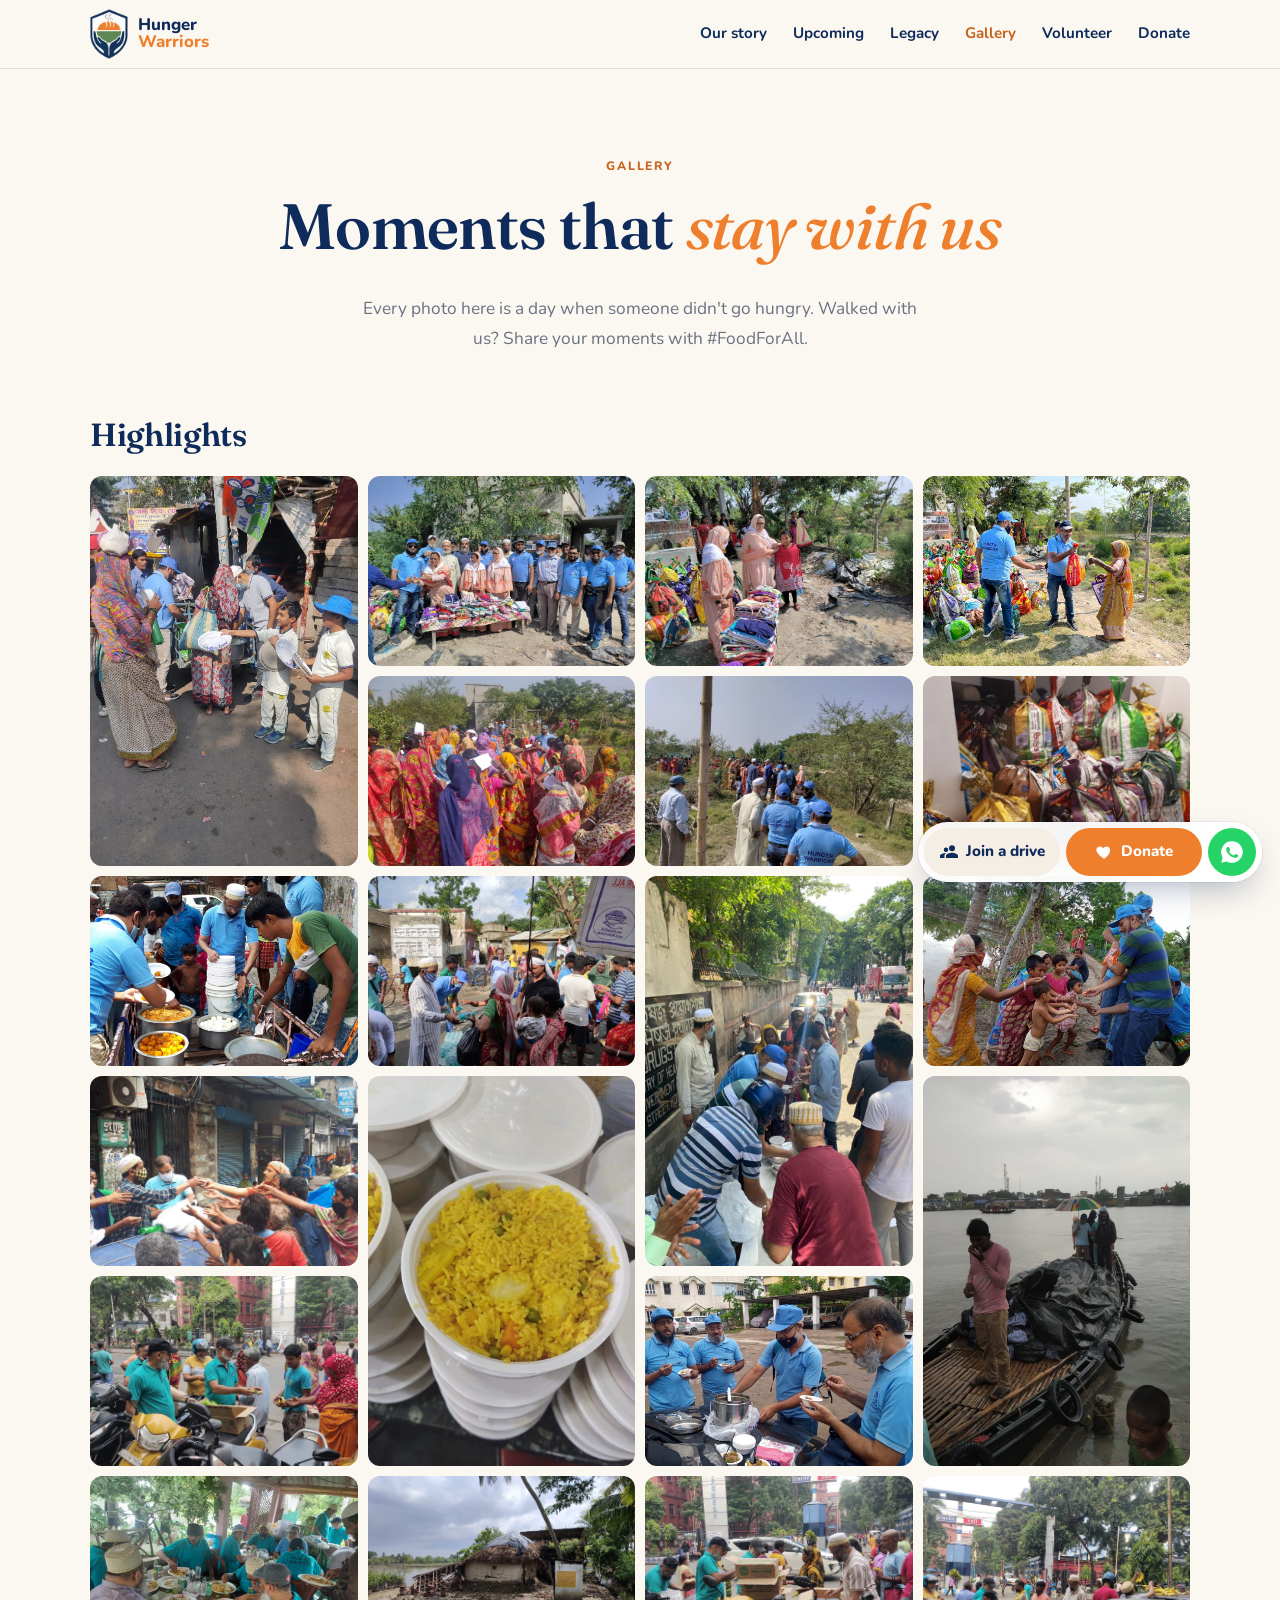
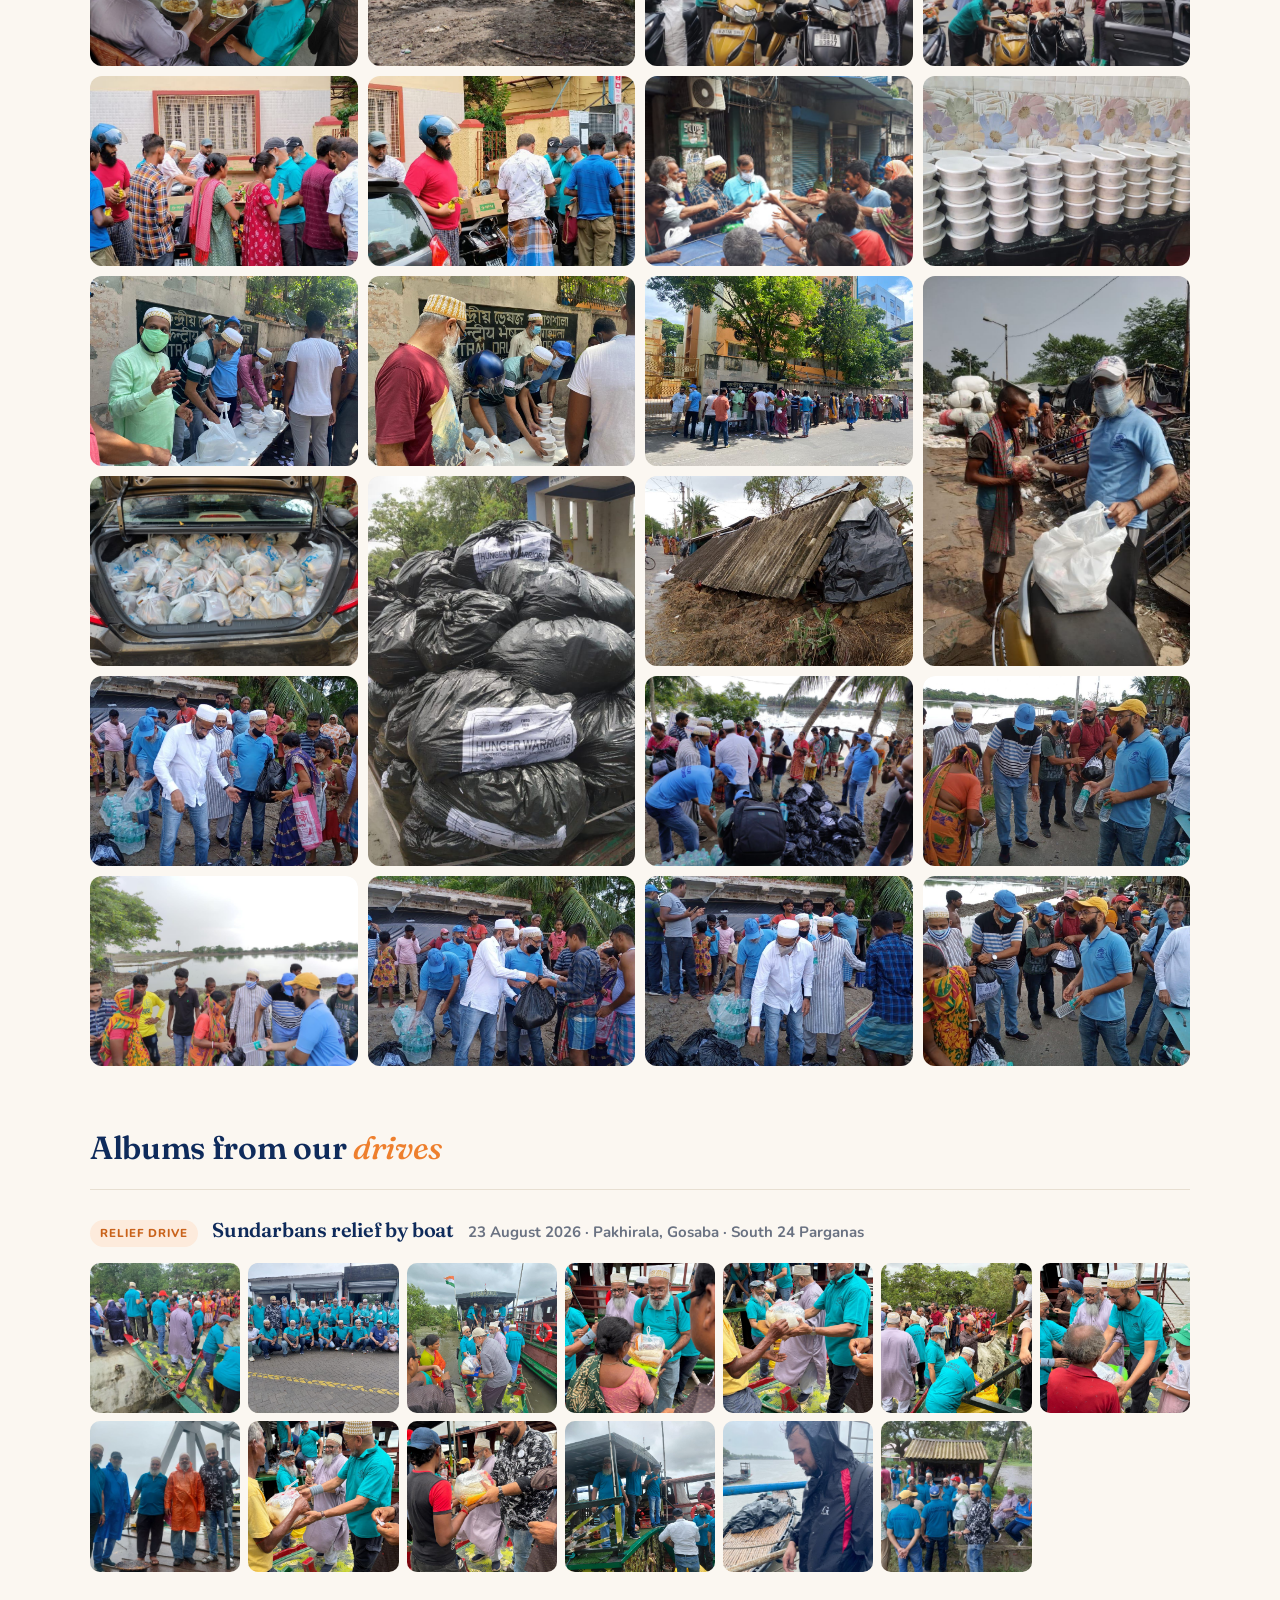
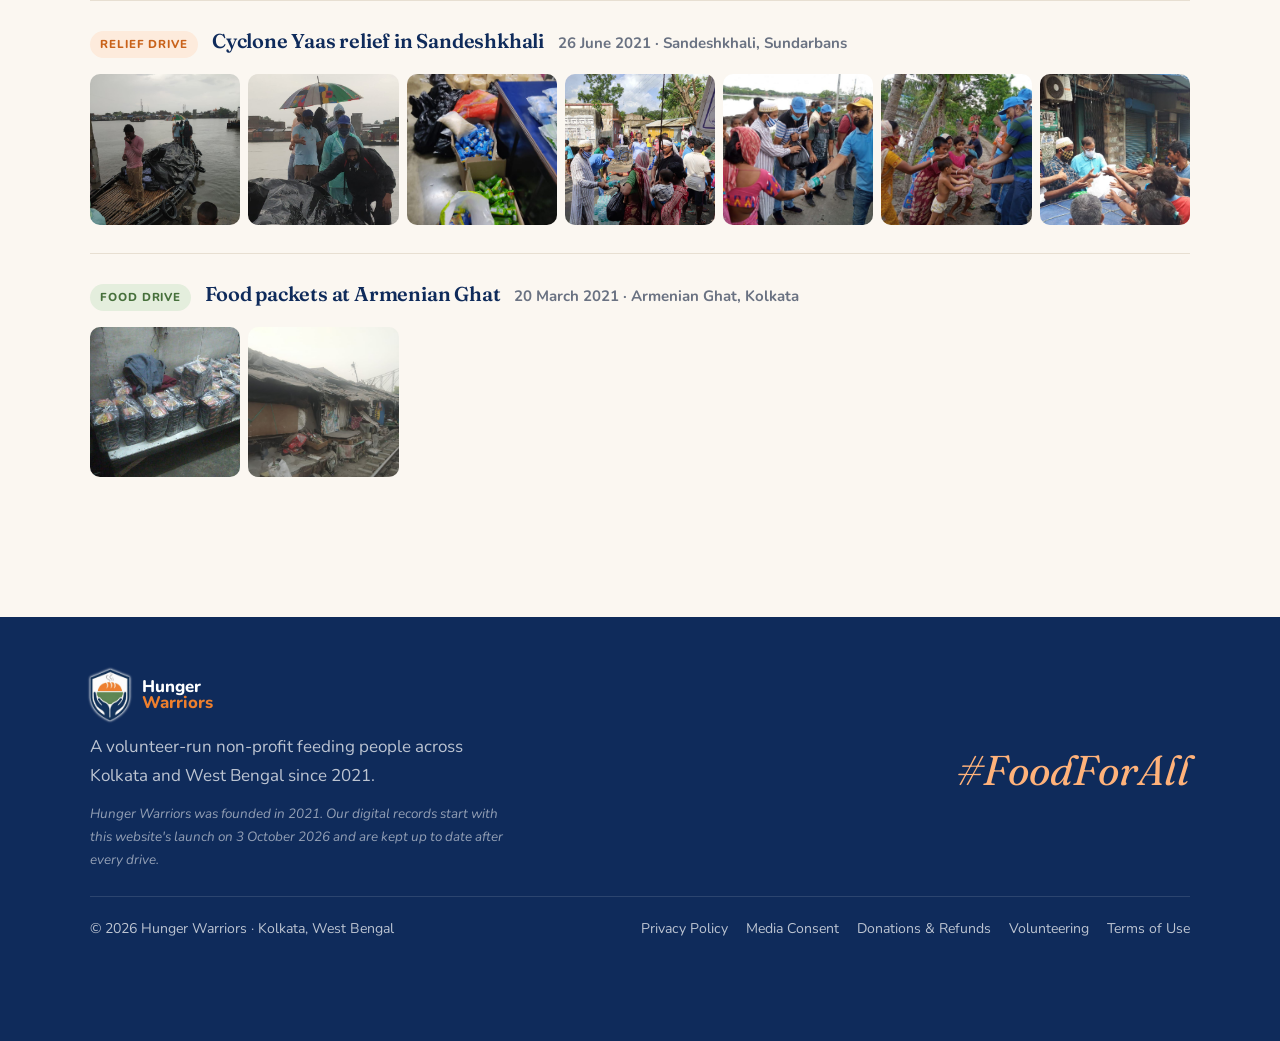
<file: gallery.html>
<!doctype html>
<html lang="en">
<head>
  <meta charset="utf-8">
  <meta name="viewport" content="width=device-width, initial-scale=1, viewport-fit=cover">
  <title>Gallery · Hunger Warriors</title>
  <meta name="description" content="Photos from Hunger Warriors' Sunday food drives and relief drives across Kolkata and West Bengal. #FoodForAll">
  <meta name="theme-color" content="#0F2B5B">
  <meta property="og:title" content="Gallery · Hunger Warriors">
  <meta property="og:image" content="assets/img/drives/relief/2026-08-23-sundarbans-boat/team-group-photo.jpg">

  <link rel="icon" href="assets/favicon.png" type="image/png">
  <link rel="apple-touch-icon" href="assets/apple-touch-icon.png">
  <link rel="preconnect" href="https://fonts.googleapis.com">
  <link rel="preconnect" href="https://fonts.gstatic.com" crossorigin>
  <link href="https://fonts.googleapis.com/css2?family=Fraunces:ital,opsz,wght@0,9..144,600;1,9..144,500&family=Nunito:wght@400;600;700;800&display=swap" rel="stylesheet">
  <link rel="stylesheet" href="css/style.css">
</head>
<body class="page-sub">
  <!-- Content comes from content/site.json ("gallery" for highlights, "pastDrives" for the albums). -->
  <a class="skip-link" href="#main">Skip to content</a>

  <header class="site-header scrolled">
    <div class="container header-inner">
      <a href="index.html" class="brand" aria-label="Hunger Warriors home">
        <img src="assets/logo-mark.png" alt="" width="38" height="49">
        <span class="brand-word"><span class="bw-1">Hunger</span><span class="bw-2">Warriors</span></span>
      </a>
      <nav class="nav" id="nav" aria-label="Main">
        <a href="index.html#about">Our story</a>
        <a href="index.html#upcoming">Upcoming</a>
        <a href="index.html#legacy">Legacy</a>
        <a href="gallery.html" aria-current="page">Gallery</a>
        <a href="index.html#involved">Volunteer</a>
        <a href="index.html#donate">Donate</a>
      </nav>
      <button class="nav-toggle" aria-controls="nav" aria-expanded="false" aria-label="Open menu">
        <span></span><span></span><span></span>
      </button>
    </div>
  </header>

  <main id="main">
    <section class="page-intro">
      <div class="container">
        <p class="eyebrow" data-bind="gallery.eyebrow"></p>
        <h1 data-bind-rich="gallery.heading"></h1>
        <p class="lede" data-bind="gallery.intro"></p>
      </div>
    </section>

    <section class="gallery-block">
      <div class="container">
        <h2 class="block-title" data-bind-rich="gallery.highlightsHeading"></h2>
        <div class="gallery" id="gallery-grid"></div>
      </div>
    </section>

    <section class="gallery-block">
      <div class="container">
        <h2 class="block-title" data-bind-rich="gallery.albumsHeading"></h2>
        <div id="albums"></div>
      </div>
    </section>
  </main>

  <footer class="site-footer">
    <div class="container footer-grid">
      <div>
        <div class="footer-logo">
          <img src="assets/logo-mark.png" alt="" width="40" height="52">
          <span class="brand-word"><span class="bw-1">Hunger</span><span class="bw-2">Warriors</span></span>
        </div>
        <p data-bind="footer.blurb"></p>
        <p class="footer-records" data-bind="footer.recordsNote"></p>
      </div>
      <p class="footer-hashtag" data-bind="site.hashtag"></p>
      <div class="footer-legal">
        <p>© <span id="year"></span> <span data-bind="site.name"></span> · <span data-bind="site.city"></span></p>
        <nav class="footer-links" id="footer-links" aria-label="Policies"></nav>
      </div>
    </div>
  </footer>

  <div class="dock is-active" id="dock">
    <a class="dock-btn dock-join" href="index.html#upcoming">
      <svg viewBox="0 0 24 24" aria-hidden="true"><path d="M16 11a4 4 0 1 0-4-4 4 4 0 0 0 4 4zM8 12a3 3 0 1 0-3-3 3 3 0 0 0 3 3zm8 1c-2.7 0-8 1.3-8 4v3h16v-3c0-2.7-5.3-4-8-4zm-8 .2C5.3 13.2 0 14.5 0 17v3h6v-3c0-1.5.8-2.8 2.2-3.8z"/></svg>
      <span data-bind="floatingButtons.join"></span>
    </a>
    <a class="dock-btn dock-donate" href="index.html#donate">
      <svg viewBox="0 0 24 24" aria-hidden="true"><path d="M12 21s-7.5-4.6-9.6-9.3C.9 8.3 3 4.5 6.6 4.5c2.1 0 3.6 1.2 4.4 2.5.8-1.3 2.3-2.5 4.4-2.5 3.6 0 5.7 3.8 4.2 7.2C19.5 16.4 12 21 12 21z"/></svg>
      <span data-bind="floatingButtons.donate"></span>
    </a>
    <a class="dock-wa" data-wa aria-label="Chat with us on WhatsApp">
      <svg viewBox="0 0 24 24" aria-hidden="true"><path d="M12 2a10 10 0 0 0-8.6 15.1L2 22l5-1.3A10 10 0 1 0 12 2zm5.3 14.1c-.2.6-1.3 1.2-1.8 1.2-.5.1-1 .1-3.2-.7-2.7-1.1-4.4-3.8-4.5-4-.1-.2-1.1-1.4-1.1-2.7s.7-1.9.9-2.2c.2-.3.5-.3.7-.3h.5c.2 0 .4 0 .6.5l.8 2c.1.2.1.4 0 .5l-.3.5-.4.4c-.1.1-.3.3-.1.6.2.3.7 1.2 1.6 1.9 1.1.9 2 1.2 2.3 1.4.3.1.5.1.6-.1l.9-1.1c.2-.3.4-.2.6-.1l1.9.9c.3.1.5.2.5.3.1.2.1.7-.1 1.3z"/></svg>
    </a>
  </div>

  <dialog class="lightbox" id="lightbox" aria-label="Photo viewer">
    <button class="lb-close" aria-label="Close">×</button>
    <button class="lb-nav lb-prev" aria-label="Previous photo">‹</button>
    <figure><img alt=""><figcaption></figcaption></figure>
    <button class="lb-nav lb-next" aria-label="Next photo">›</button>
  </dialog>

  <script src="js/main.js" defer></script>
</body>
</html>
</file>
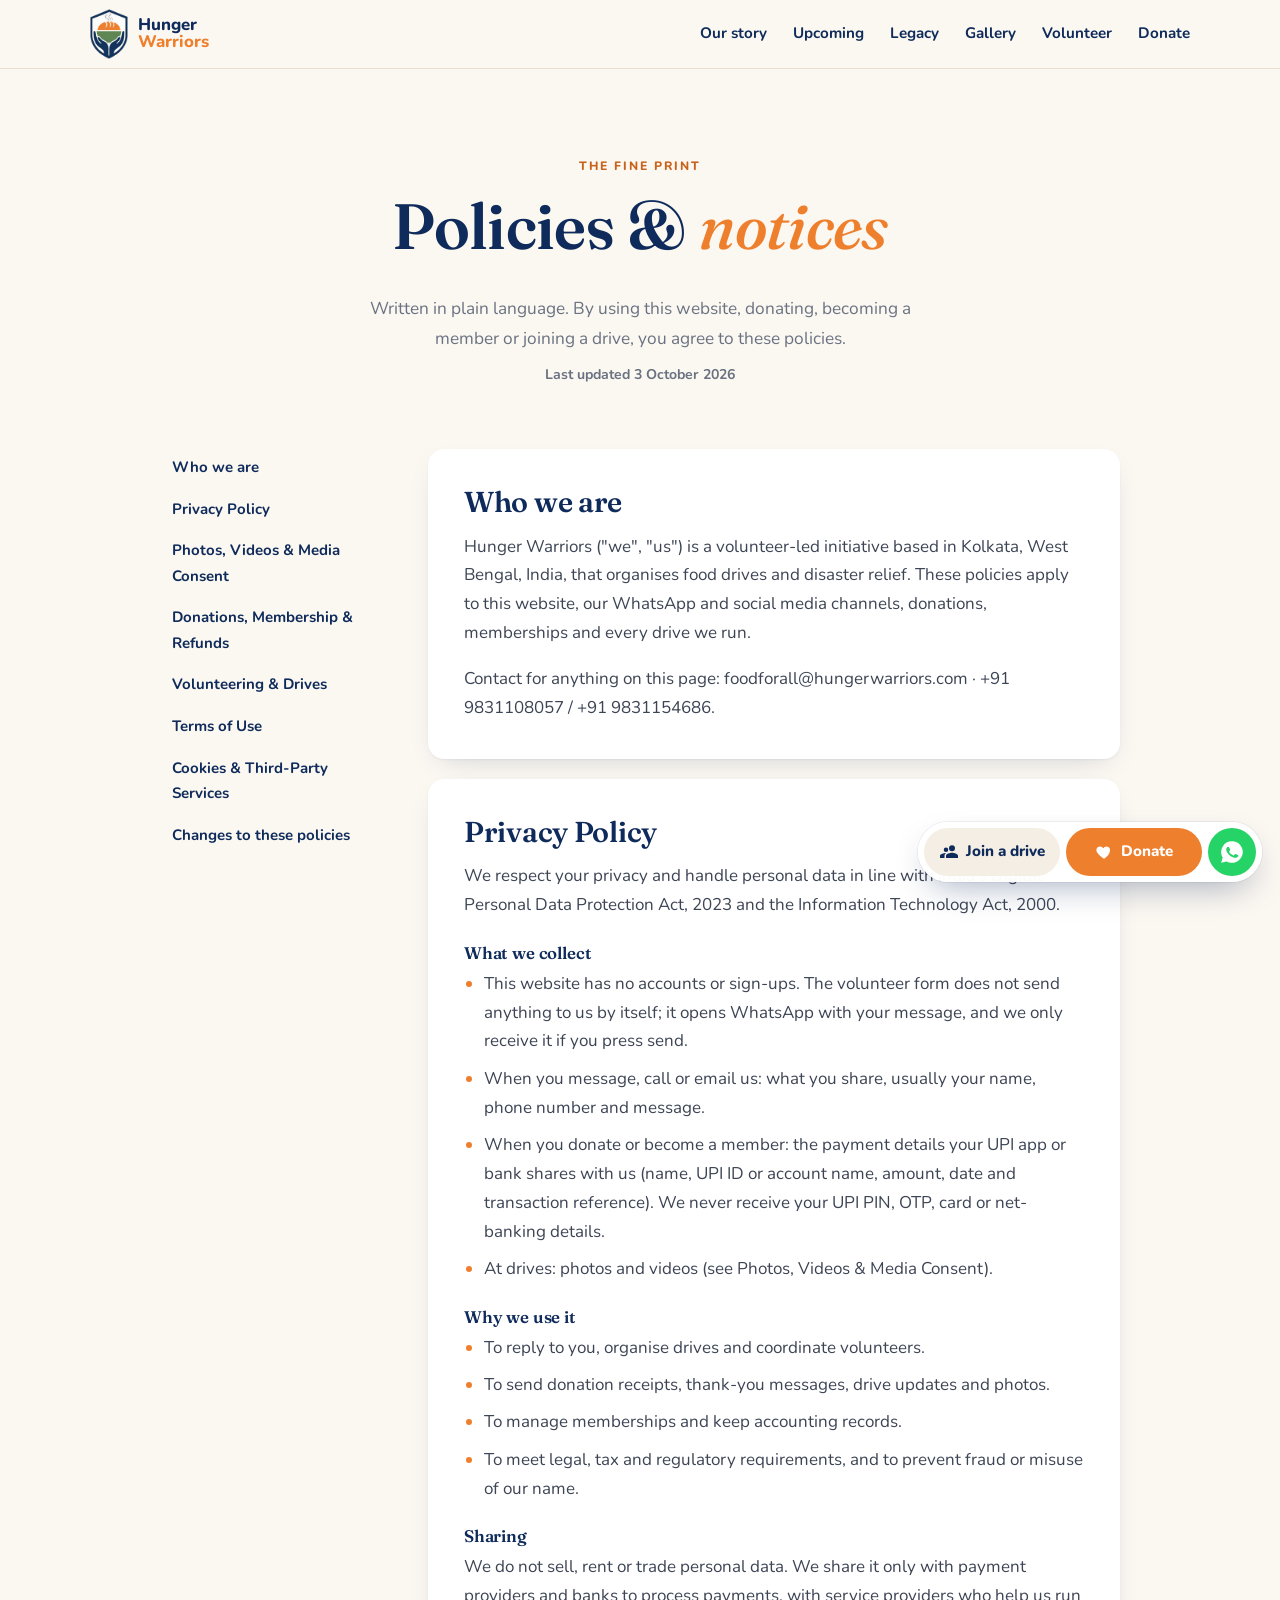
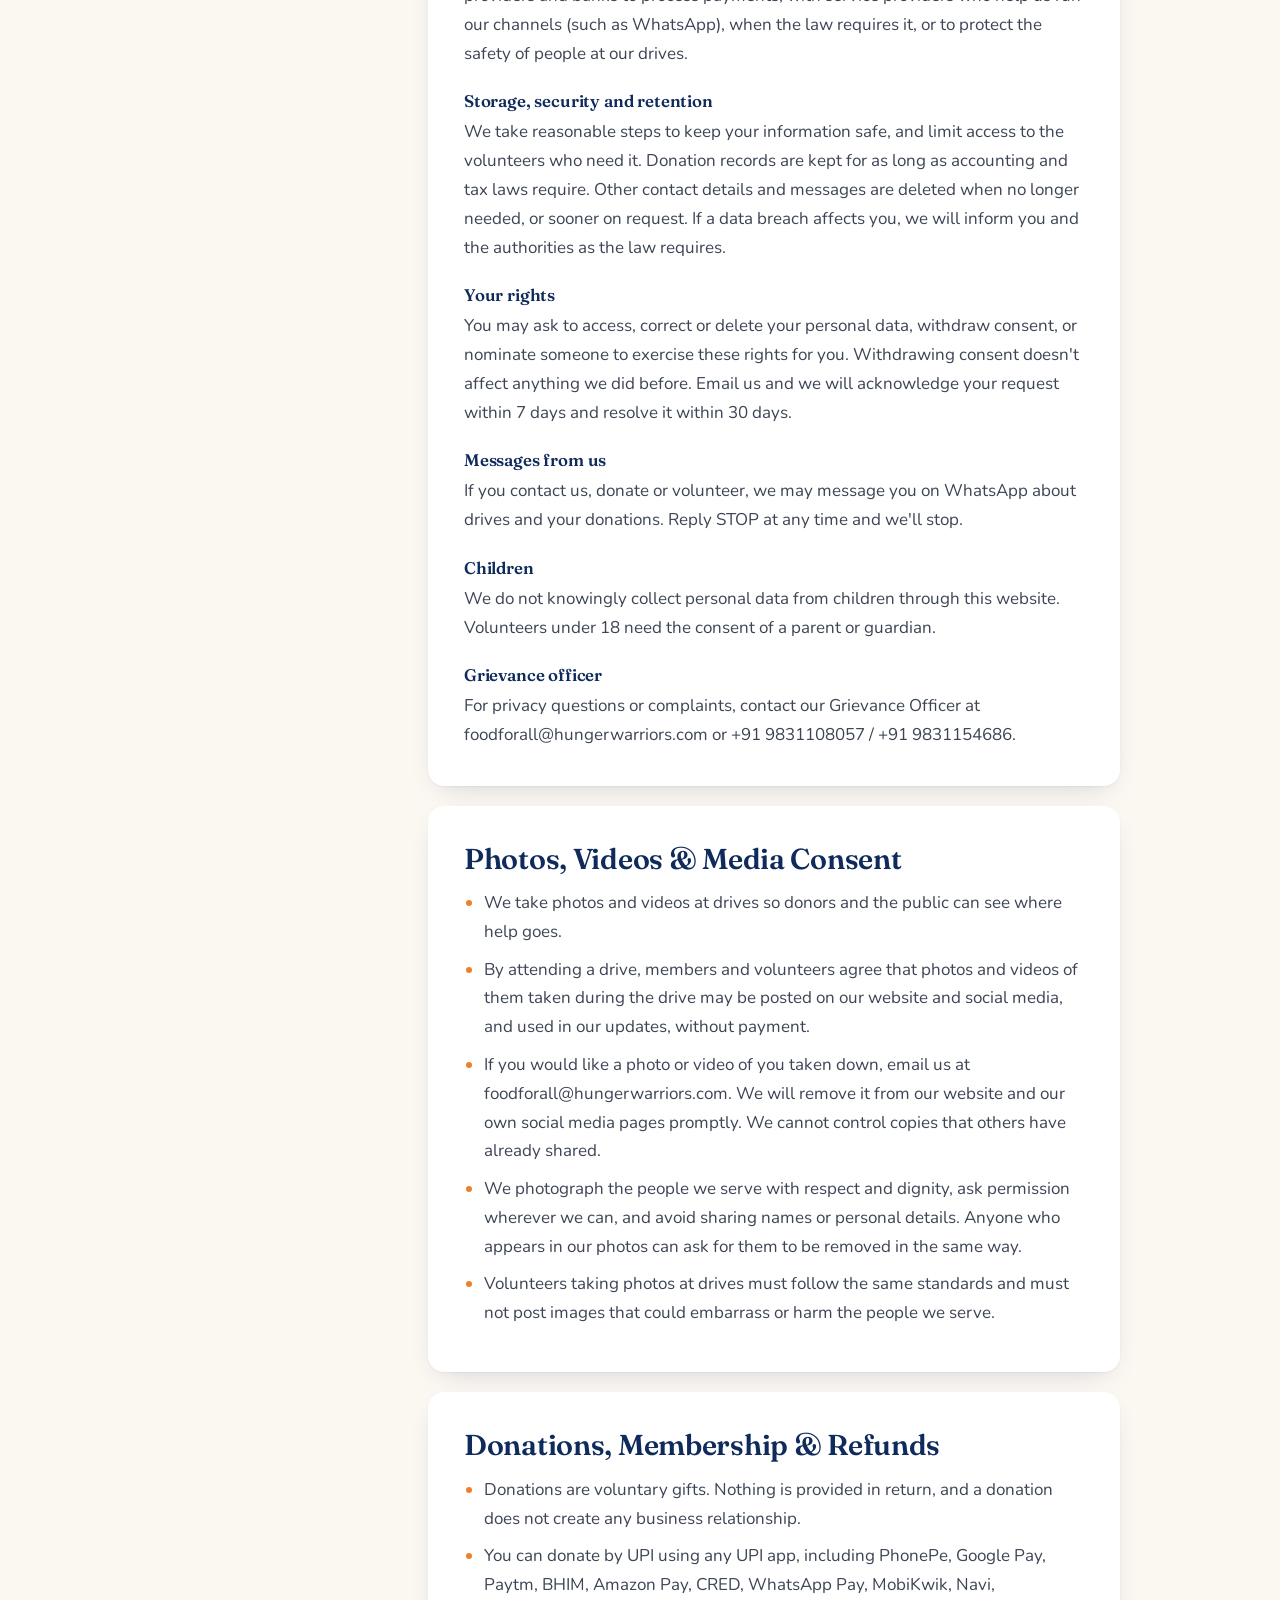
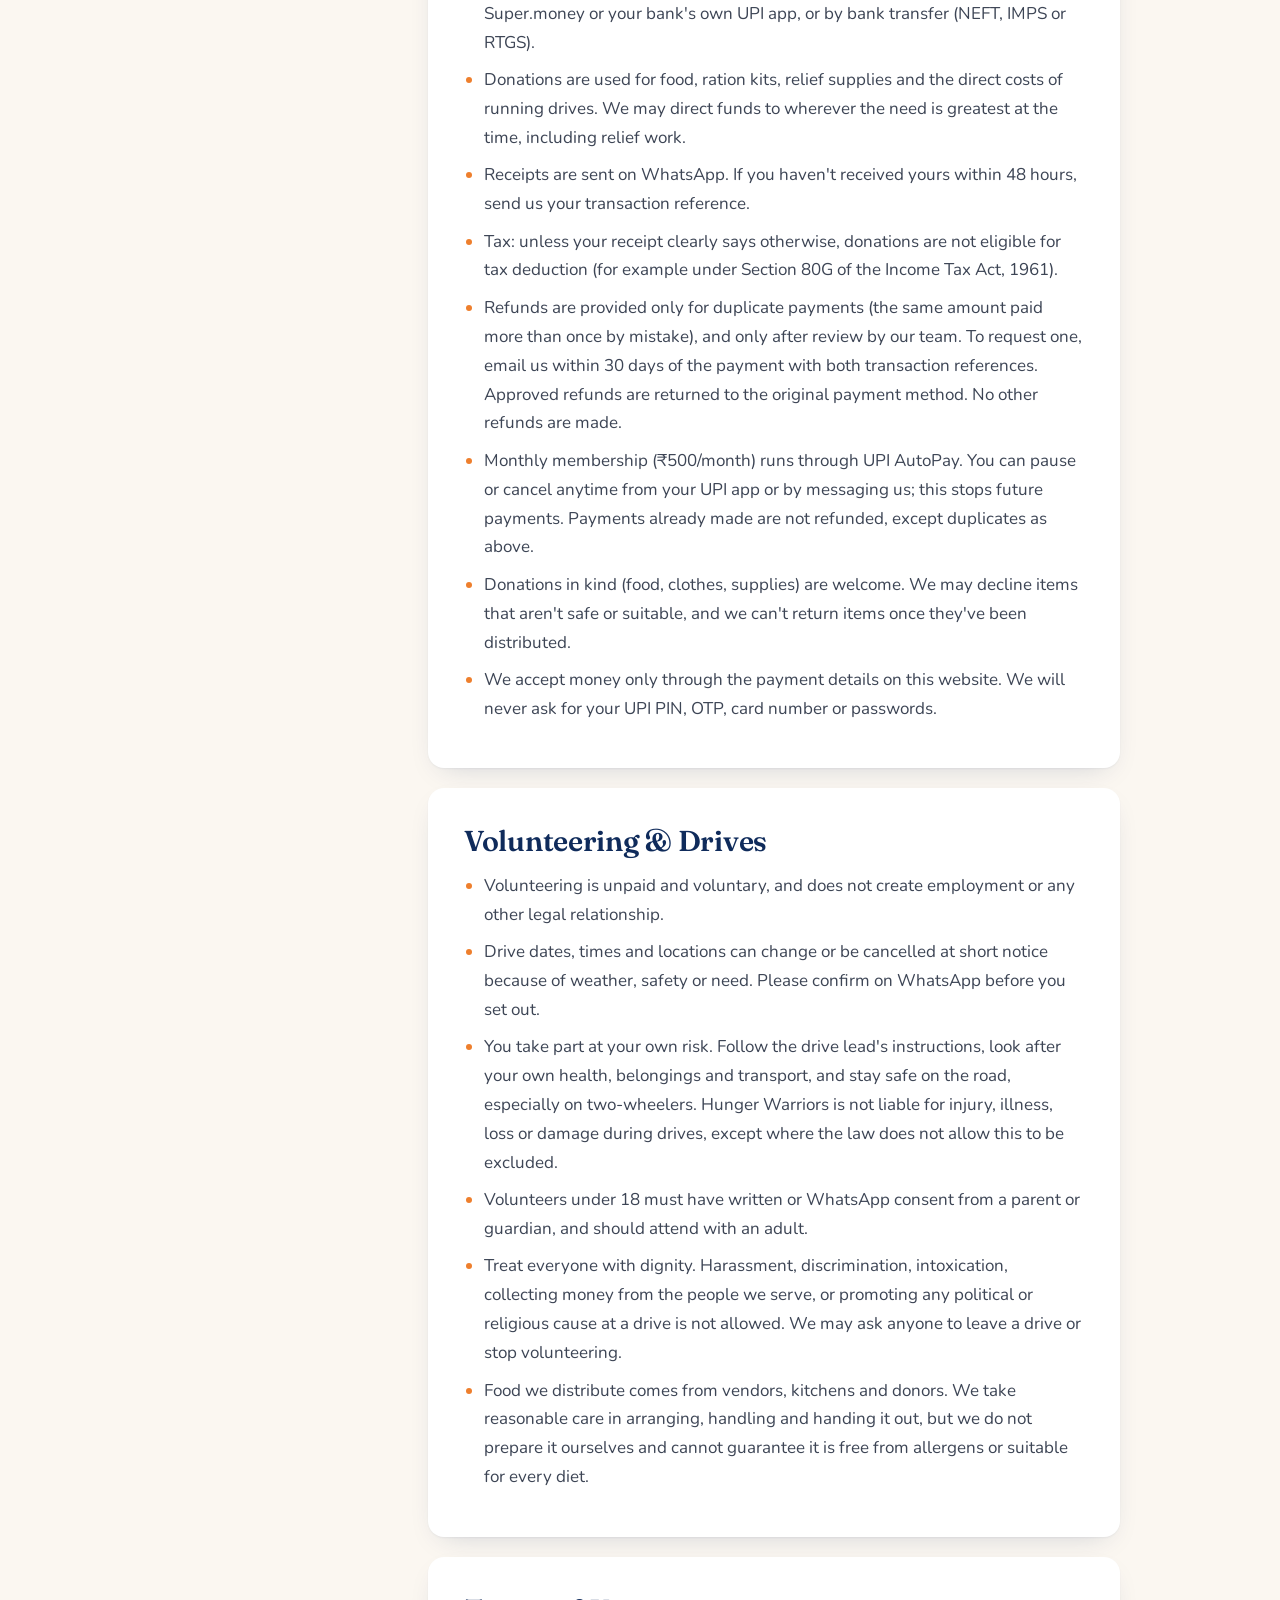
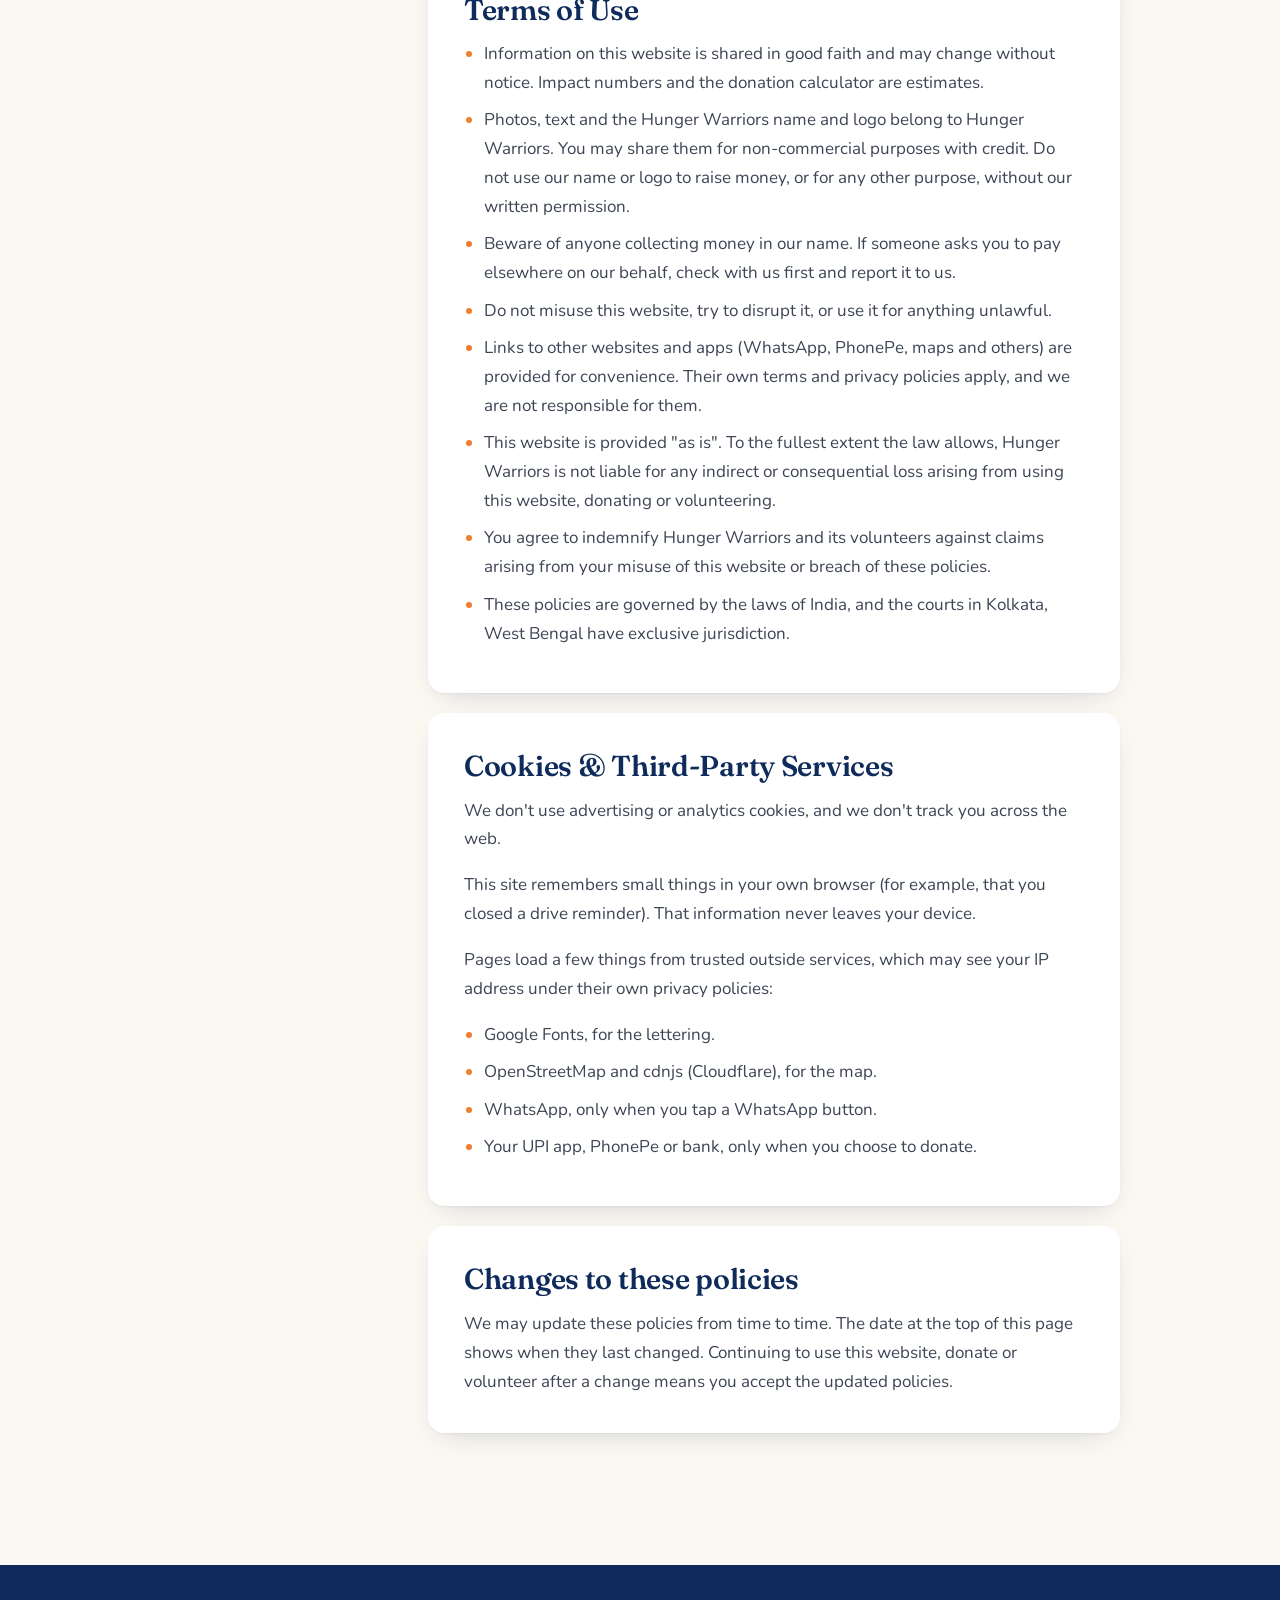
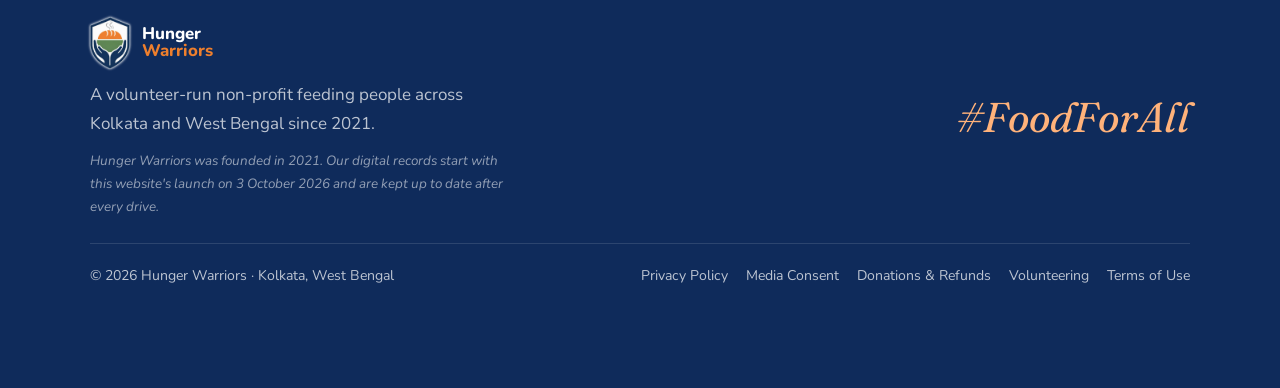
<file: legal.html>
<!doctype html>
<html lang="en">
<head>
  <meta charset="utf-8">
  <meta name="viewport" content="width=device-width, initial-scale=1, viewport-fit=cover">
  <title>Policies · Hunger Warriors</title>
  <meta name="description" content="Privacy policy, terms of use, donation and refund policy, and photo consent notice for Hunger Warriors, Kolkata.">
  <meta name="theme-color" content="#0F2B5B">
  <meta property="og:title" content="Policies · Hunger Warriors">
  <meta property="og:image" content="assets/img/drives/relief/2026-08-23-sundarbans-boat/team-group-photo.jpg">

  <link rel="icon" href="assets/favicon.png" type="image/png">
  <link rel="apple-touch-icon" href="assets/apple-touch-icon.png">
  <link rel="preconnect" href="https://fonts.googleapis.com">
  <link rel="preconnect" href="https://fonts.gstatic.com" crossorigin>
  <link href="https://fonts.googleapis.com/css2?family=Fraunces:ital,opsz,wght@0,9..144,600;1,9..144,500&family=Nunito:wght@400;600;700;800&display=swap" rel="stylesheet">
  <link rel="stylesheet" href="css/style.css">
</head>
<body class="page-sub">
  <!-- Content comes from content/site.json ("legal"). -->
  <a class="skip-link" href="#main">Skip to content</a>

  <header class="site-header scrolled">
    <div class="container header-inner">
      <a href="index.html" class="brand" aria-label="Hunger Warriors home">
        <img src="assets/logo-mark.png" alt="" width="38" height="49">
        <span class="brand-word"><span class="bw-1">Hunger</span><span class="bw-2">Warriors</span></span>
      </a>
      <nav class="nav" id="nav" aria-label="Main">
        <a href="index.html#about">Our story</a>
        <a href="index.html#upcoming">Upcoming</a>
        <a href="index.html#legacy">Legacy</a>
        <a href="gallery.html">Gallery</a>
        <a href="index.html#involved">Volunteer</a>
        <a href="index.html#donate">Donate</a>
      </nav>
      <button class="nav-toggle" aria-controls="nav" aria-expanded="false" aria-label="Open menu">
        <span></span><span></span><span></span>
      </button>
    </div>
  </header>

  <main id="main">
    <section class="page-intro">
      <div class="container">
        <p class="eyebrow" data-bind="legal.eyebrow"></p>
        <h1 data-bind-rich="legal.heading"></h1>
        <p class="lede" data-bind="legal.intro"></p>
        <p class="legal-updated" id="legal-updated"></p>
      </div>
    </section>
    <section class="legal-block">
      <div class="container legal-grid">
        <nav class="legal-toc" id="legal-toc" aria-label="On this page"></nav>
        <div class="legal-body" id="legal"></div>
      </div>
    </section>
  </main>

  <footer class="site-footer">
    <div class="container footer-grid">
      <div>
        <div class="footer-logo">
          <img src="assets/logo-mark.png" alt="" width="40" height="52">
          <span class="brand-word"><span class="bw-1">Hunger</span><span class="bw-2">Warriors</span></span>
        </div>
        <p data-bind="footer.blurb"></p>
        <p class="footer-records" data-bind="footer.recordsNote"></p>
      </div>
      <p class="footer-hashtag" data-bind="site.hashtag"></p>
      <div class="footer-legal">
        <p>© <span id="year"></span> <span data-bind="site.name"></span> · <span data-bind="site.city"></span></p>
        <nav class="footer-links" id="footer-links" aria-label="Policies"></nav>
      </div>
    </div>
  </footer>

  <div class="dock is-active" id="dock">
    <a class="dock-btn dock-join" href="index.html#upcoming">
      <svg viewBox="0 0 24 24" aria-hidden="true"><path d="M16 11a4 4 0 1 0-4-4 4 4 0 0 0 4 4zM8 12a3 3 0 1 0-3-3 3 3 0 0 0 3 3zm8 1c-2.7 0-8 1.3-8 4v3h16v-3c0-2.7-5.3-4-8-4zm-8 .2C5.3 13.2 0 14.5 0 17v3h6v-3c0-1.5.8-2.8 2.2-3.8z"/></svg>
      <span data-bind="floatingButtons.join"></span>
    </a>
    <a class="dock-btn dock-donate" href="index.html#donate">
      <svg viewBox="0 0 24 24" aria-hidden="true"><path d="M12 21s-7.5-4.6-9.6-9.3C.9 8.3 3 4.5 6.6 4.5c2.1 0 3.6 1.2 4.4 2.5.8-1.3 2.3-2.5 4.4-2.5 3.6 0 5.7 3.8 4.2 7.2C19.5 16.4 12 21 12 21z"/></svg>
      <span data-bind="floatingButtons.donate"></span>
    </a>
    <a class="dock-wa" data-wa aria-label="Chat with us on WhatsApp">
      <svg viewBox="0 0 24 24" aria-hidden="true"><path d="M12 2a10 10 0 0 0-8.6 15.1L2 22l5-1.3A10 10 0 1 0 12 2zm5.3 14.1c-.2.6-1.3 1.2-1.8 1.2-.5.1-1 .1-3.2-.7-2.7-1.1-4.4-3.8-4.5-4-.1-.2-1.1-1.4-1.1-2.7s.7-1.9.9-2.2c.2-.3.5-.3.7-.3h.5c.2 0 .4 0 .6.5l.8 2c.1.2.1.4 0 .5l-.3.5-.4.4c-.1.1-.3.3-.1.6.2.3.7 1.2 1.6 1.9 1.1.9 2 1.2 2.3 1.4.3.1.5.1.6-.1l.9-1.1c.2-.3.4-.2.6-.1l1.9.9c.3.1.5.2.5.3.1.2.1.7-.1 1.3z"/></svg>
    </a>
  </div>

  <dialog class="lightbox" id="lightbox" aria-label="Photo viewer">
    <button class="lb-close" aria-label="Close">×</button>
    <button class="lb-nav lb-prev" aria-label="Previous photo">‹</button>
    <figure><img alt=""><figcaption></figcaption></figure>
    <button class="lb-nav lb-next" aria-label="Next photo">›</button>
  </dialog>

  <script src="js/main.js" defer></script>
</body>
</html>
</file>
<file: css/style.css>
/* =========================================================
   Hunger Warriors — styles
   Brand colours come from the logo. Edit the tokens to retheme.
   ========================================================= */

:root {
  --navy: #0F2B5B;
  --navy-deep: #0A1E40;
  --orange: #EE7F2D;
  --orange-deep: #C9621A;
  --orange-soft: #FDEBDC;
  --green: #5C8A4E;
  --green-deep: #46703B;
  --green-soft: #E4EEDD;
  --cream: #FBF7F1;
  --tint: #F4EEE4;
  --ink: #1C2434;
  --body: #3D4555;
  --muted: #6A7282;
  --line: #E7DFD2;

  --font-display: "Fraunces", Georgia, serif;
  --font-body: "Nunito", system-ui, -apple-system, "Segoe UI", sans-serif;

  --radius: 16px;
  --shadow: 0 1px 2px rgba(15, 43, 91, .05), 0 10px 30px -14px rgba(15, 43, 91, .22);
  --header-h: 68px;
}

/* ---------- Base ---------- */
*, *::before, *::after { box-sizing: border-box; }
html { overflow-x: clip; scroll-behavior: smooth; scroll-padding-top: var(--header-h); -webkit-text-size-adjust: 100%; }
body {
  margin: 0; font-family: var(--font-body); font-size: 1.0625rem; line-height: 1.7;
  color: var(--body); background: var(--cream); -webkit-font-smoothing: antialiased; overflow-x: clip;
}
img { max-width: 100%; display: block; }
a { color: inherit; }
button { font: inherit; }
[hidden] { display: none !important; }
h1, h2, h3 { font-family: var(--font-display); font-weight: 600; line-height: 1.15; margin: 0 0 .5em; color: var(--navy); letter-spacing: -.01em; }
h2 { font-size: clamp(1.9rem, 3.6vw, 2.7rem); }
h3 { font-size: 1.25rem; }
h1 em, h2 em { font-style: italic; font-weight: 500; color: var(--orange); }
p { margin: 0 0 1em; }

.container { width: 100%; max-width: 1140px; margin: 0 auto; padding: 0 20px; }
.section { padding: clamp(64px, 9vw, 112px) 0; }
.section-tint { background: var(--tint); }
.section-head { text-align: center; max-width: 620px; margin: 0 auto 48px; }
.lede { font-size: 1.08rem; color: var(--muted); }
.eyebrow { font-weight: 800; font-size: .76rem; letter-spacing: .16em; text-transform: uppercase; color: var(--orange-deep); margin-bottom: 12px; }
.eyebrow-light { color: #FFC08F; }
.muted { color: var(--muted); }
.small { font-size: .9rem; }
.center-actions { display: flex; flex-wrap: wrap; justify-content: center; align-items: center; gap: 14px 28px; margin-top: 36px; }
.text-link { font-weight: 800; color: var(--orange-deep); text-decoration: none; }
.text-link:hover { text-decoration: underline; }

.tag {
  display: inline-block; font-size: .72rem; font-weight: 800; letter-spacing: .08em; text-transform: uppercase;
  padding: 4px 10px; border-radius: 999px; background: var(--green-soft); color: var(--green-deep);
}
.tag-relief { background: var(--orange-soft); color: var(--orange-deep); }

.skip-link { position: absolute; left: -9999px; top: 8px; background: var(--navy); color: #fff; padding: 8px 14px; border-radius: 8px; z-index: 100; }
.skip-link:focus { left: 8px; }
:focus-visible { outline: 3px solid var(--orange); outline-offset: 3px; border-radius: 4px; }

.load-error { background: #FCE8E4; color: #8A2C1B; padding: 16px 20px; font-weight: 700; position: relative; z-index: 100; }

/* ---------- Buttons ---------- */
.btn {
  display: inline-flex; align-items: center; justify-content: center; gap: .5em;
  font: 800 1rem/1 var(--font-body); padding: 15px 26px; border-radius: 999px;
  text-decoration: none; border: 2px solid transparent; cursor: pointer;
  transition: transform .2s ease, background-color .2s ease, color .2s ease;
}
.btn:hover { transform: translateY(-2px); }
.btn-sm { padding: 9px 18px; font-size: .92rem; }
.btn-orange { background: var(--orange); color: #fff; }
.btn-orange:hover { background: var(--orange-deep); }
.btn-green { background: var(--green); color: #fff; }
.btn-green:hover { background: var(--green-deep); }
.btn-ghost { color: #fff; border-color: rgba(255, 255, 255, .75); }
.btn-ghost:hover { background: #fff; color: var(--navy); }
.btn-outline { border-color: var(--navy); color: var(--navy); background: transparent; }
.btn-outline:hover { background: var(--navy); color: #fff; }

/* ---------- Header ---------- */
.site-header { position: fixed; inset: 0 0 auto; z-index: 50; height: var(--header-h); transition: background-color .3s, box-shadow .3s; }
.site-header.scrolled { background: rgba(251, 247, 241, .95); backdrop-filter: blur(10px); -webkit-backdrop-filter: blur(10px); box-shadow: 0 1px 0 var(--line); }
.header-inner { height: 100%; display: flex; align-items: center; justify-content: space-between; }
.brand { display: flex; align-items: center; gap: 10px; text-decoration: none; }
.brand img { width: 38px; height: auto; }
/* Light edge so the navy shield stays visible on dark backgrounds */
.site-header:not(.scrolled) .brand img, .footer-logo img { filter: drop-shadow(0 0 1px rgba(255, 255, 255, .9)) drop-shadow(0 0 1px rgba(255, 255, 255, .6)); }
.brand-word { display: flex; flex-direction: column; font-weight: 800; line-height: 1; font-size: 1.05rem; }
.bw-1 { color: #fff; transition: color .3s; }
.bw-2 { color: var(--orange); }
.scrolled .bw-1 { color: var(--navy); }

.nav { display: flex; align-items: center; gap: 26px; }
.nav a:not(.btn) { color: #fff; text-decoration: none; font-weight: 700; font-size: .95rem; transition: color .3s; }
.nav a:not(.btn):hover { color: #FFC08F; }
.scrolled .nav a:not(.btn) { color: var(--navy); }
.scrolled .nav a:not(.btn):hover, .nav a[aria-current="page"] { color: var(--orange-deep) !important; }

.nav-toggle { display: none; background: none; border: 0; width: 44px; height: 44px; padding: 10px; cursor: pointer; }
.nav-toggle span { display: block; height: 2px; background: #fff; margin: 5px 0; border-radius: 2px; transition: transform .3s, opacity .3s, background-color .3s; }
.scrolled .nav-toggle span, .nav-open .nav-toggle span { background: var(--navy); }
.nav-open .nav-toggle span:nth-child(1) { transform: translateY(7px) rotate(45deg); }
.nav-open .nav-toggle span:nth-child(2) { opacity: 0; }
.nav-open .nav-toggle span:nth-child(3) { transform: translateY(-7px) rotate(-45deg); }

/* ---------- Hero ---------- */
.hero { position: relative; min-height: 100vh; min-height: 100svh; display: flex; align-items: flex-end; color: #fff; overflow: hidden; background: var(--navy-deep); }
.hero-img { position: absolute; inset: 0; width: 100%; height: 100%; object-fit: cover; object-position: center 30%; }
.hero-shade { position: absolute; inset: 0; background: linear-gradient(0deg, rgba(10, 30, 64, .94) 0%, rgba(10, 30, 64, .72) 32%, rgba(10, 30, 64, .12) 62%, rgba(10, 30, 64, .35) 100%); }
.hero-content { position: relative; padding-top: 120px; padding-bottom: clamp(88px, 12vh, 130px); }
.hero h1 { color: #fff; font-size: clamp(2.5rem, 6vw, 4.6rem); max-width: 14ch; margin-bottom: 18px; }
.hero h1 em { color: #FFB27A; }
.hero-intro { max-width: 560px; font-size: clamp(1.04rem, 1.5vw, 1.18rem); color: rgba(255, 255, 255, .88); margin-bottom: 30px; }
.hero-actions { display: flex; flex-wrap: wrap; gap: 12px; }

/* ---------- Impact ---------- */
.impact { position: relative; z-index: 2; margin-top: -48px; }
.impact-grid { display: grid; grid-template-columns: repeat(4, 1fr); background: #fff; border-radius: var(--radius); box-shadow: var(--shadow); }
.stat { text-align: center; padding: 26px 12px; }
.stat + .stat { border-left: 1px solid var(--line); }
.stat-num { display: block; font-family: var(--font-display); font-size: clamp(1.8rem, 3.2vw, 2.5rem); font-weight: 600; color: var(--navy); line-height: 1.1; margin-bottom: 4px; }
.stat-label { font-weight: 700; color: var(--muted); font-size: .9rem; }

/* ---------- About ---------- */
.about-grid { display: grid; grid-template-columns: 1fr 1.05fr; gap: clamp(36px, 6vw, 80px); align-items: center; }
/* Our story photo slider (founders first) */
.about-photos { position: relative; }
.ap-track { display: flex; overflow-x: auto; scroll-snap-type: x mandatory; border-radius: var(--radius); box-shadow: var(--shadow); scrollbar-width: none; overscroll-behavior-x: contain; }
.ap-track::-webkit-scrollbar { display: none; }
.ap-slide { flex: 0 0 100%; margin: 0; position: relative; scroll-snap-align: start; }
.ap-slide img { width: 100%; aspect-ratio: 4 / 5; object-fit: cover; }
.ap-slide figcaption { position: absolute; left: 14px; bottom: 14px; background: rgba(10, 30, 64, .82); color: #fff; font-size: .82rem; font-weight: 700; padding: 6px 12px; border-radius: 999px; }
.ap-controls { display: flex; align-items: center; justify-content: center; gap: 14px; margin-top: 14px; }
.ap-btn { width: 40px; height: 40px; border-radius: 50%; border: 1.5px solid var(--line); background: #fff; color: var(--navy); font-size: 1.5rem; line-height: 1; cursor: pointer; display: grid; place-items: center; padding-bottom: 3px; transition: border-color .2s, background-color .2s, color .2s; }
.ap-btn:hover { border-color: var(--navy); background: var(--navy); color: #fff; }
.ap-dots { display: flex; gap: 8px; }
.ap-dot { width: 9px; height: 9px; padding: 0; border: 0; border-radius: 999px; background: var(--line); cursor: pointer; transition: width .25s, background-color .25s; }
.ap-dot[aria-current="true"] { width: 24px; background: var(--orange); }
.records-note { font-size: .92rem; color: var(--muted); font-style: italic; padding-left: 14px; border-left: 3px solid var(--orange-soft); }
.mv { display: grid; grid-template-columns: 1fr 1fr; gap: 16px; margin-top: 28px; }
.mv > div { background: #fff; border-radius: 12px; padding: 20px; border-top: 3px solid var(--orange); }
.mv > div + div { border-top-color: var(--green); }
.mv h3 { font-size: 1.08rem; margin-bottom: .3em; }
.mv p { font-size: .96rem; color: var(--muted); margin: 0; }

/* ---------- What we do ---------- */
.work-grid { display: grid; grid-template-columns: 1fr 1fr; gap: 24px; }
.work-card { background: #fff; border-radius: var(--radius); overflow: hidden; box-shadow: var(--shadow); }
.work-card img { width: 100%; aspect-ratio: 16 / 9; object-fit: cover; }
.work-body { padding: 24px 26px 28px; }
.work-body .tag { margin-bottom: 12px; }
.work-body p { margin: 0; color: var(--muted); }

/* ---------- Upcoming ---------- */
.upcoming-grid { display: grid; grid-template-columns: .85fr 1.15fr; gap: clamp(32px, 5vw, 64px); align-items: start; }
.regular-card { background: var(--navy); color: rgba(255, 255, 255, .85); border-radius: var(--radius); padding: 24px 26px; margin-top: 8px; }
.regular-title { display: flex; align-items: center; gap: 10px; font-family: var(--font-display); font-size: 1.35rem; color: #fff; margin-bottom: 14px; }
.dot { width: 10px; height: 10px; border-radius: 50%; background: #7BD66B; box-shadow: 0 0 0 4px rgba(123, 214, 107, .25); }
.regular-card dl { display: grid; grid-template-columns: auto 1fr; gap: 8px 18px; margin: 0; font-size: .96rem; }
.regular-card dt { font-weight: 800; color: #FFC08F; }
.regular-card dd { margin: 0; }

.schedule { list-style: none; margin: 0; padding: 0; display: grid; gap: 14px; }
.drive { display: grid; grid-template-columns: auto 1fr auto; gap: 18px; align-items: center; background: #fff; border-radius: var(--radius); padding: 18px 20px; border: 1px solid var(--line); }
.drive-relief { border-color: rgba(238, 127, 45, .5); background: linear-gradient(90deg, var(--orange-soft), #fff 40%); }
.drive-date { width: 62px; text-align: center; border-radius: 12px; background: var(--tint); padding: 8px 0; line-height: 1.1; }
.drive-relief .drive-date { background: var(--orange); color: #fff; }
.dd-day { display: block; font-family: var(--font-display); font-size: 1.6rem; font-weight: 600; color: var(--navy); }
.drive-relief .dd-day { color: #fff; }
.dd-month { font-size: .75rem; font-weight: 800; text-transform: uppercase; letter-spacing: .1em; }
.drive-info h3 { font-size: 1.12rem; margin: 6px 0 2px; }
.drive-meta { font-size: .92rem; font-weight: 700; color: var(--navy); margin: 0; }
.drive-note { font-size: .92rem; color: var(--muted); margin: 4px 0 0; }
.drive-join { font-weight: 800; color: var(--green-deep); text-decoration: none; border: 2px solid var(--green); border-radius: 999px; padding: 8px 16px; font-size: .9rem; transition: background .2s, color .2s; }
.drive-join:hover { background: var(--green); color: #fff; }
.stay-tuned { list-style: none; text-align: center; background: #fff; border: 1.5px dashed var(--line); border-radius: var(--radius); padding: clamp(28px, 5vw, 44px) clamp(20px, 4vw, 40px); }
.st-icon { display: inline-grid; place-items: center; width: 56px; height: 56px; border-radius: 50%; background: var(--green-soft); margin-bottom: 14px; }
.st-icon svg { width: 26px; height: 26px; fill: var(--green-deep); }
.stay-tuned h3 { font-size: 1.5rem; margin-bottom: 6px; }
.stay-tuned p { color: var(--muted); max-width: 400px; margin: 0 auto 20px; }
.schedule-more { text-align: center; padding-top: 6px; }
.schedule-empty { padding: 24px; background: #fff; border-radius: var(--radius); color: var(--muted); }

/* ---------- Past drives ---------- */
.past-grid { display: grid; grid-template-columns: 1fr 1fr; gap: 24px; }
.past-card { background: #fff; border-radius: var(--radius); overflow: hidden; box-shadow: var(--shadow); display: flex; flex-direction: column; }
.past-photo { position: relative; padding: 0; border: 0; cursor: zoom-in; display: block; background: var(--tint); }
.past-photo img { width: 100%; aspect-ratio: 16 / 9; object-fit: cover; transition: opacity .3s; }
.past-photo:hover img { opacity: .9; }
.photo-count { position: absolute; right: 12px; bottom: 12px; background: rgba(10, 30, 64, .8); color: #fff; font-size: .8rem; font-weight: 800; padding: 5px 11px; border-radius: 999px; }
.past-card-plain { border-top: 4px solid var(--green); }
.past-card-plain.past-relief { border-top-color: var(--orange); }
.past-body { padding: 22px 24px 26px; }
.past-meta { display: flex; align-items: center; gap: 10px; font-size: .88rem; font-weight: 700; color: var(--muted); margin-bottom: 10px; }
.past-body h3 { margin-bottom: 2px; }
.past-loc { font-size: .92rem; font-weight: 700; color: var(--navy); opacity: .75; margin-bottom: 10px; }
.past-body > p:not(.past-meta):not(.past-loc) { font-size: .98rem; }
.past-stats { list-style: none; padding: 14px 0 0; margin: 0; border-top: 1px solid var(--line); display: flex; flex-wrap: wrap; gap: 8px 22px; font-size: .9rem; color: var(--muted); }
.past-stats strong { font-family: var(--font-display); font-size: 1.2rem; color: var(--navy); font-weight: 600; margin-right: 3px; }

/* ---------- Gallery ---------- */
.gallery { display: grid; grid-template-columns: repeat(4, 1fr); grid-auto-rows: 190px; grid-auto-flow: dense; gap: 10px; }
.g-item { padding: 0; border: 0; overflow: hidden; border-radius: 12px; background: var(--tint); cursor: zoom-in; }
.g-item.tall { grid-row: span 2; }
.g-item img { width: 100%; height: 100%; object-fit: cover; transition: transform .6s ease; }
.g-item:hover img { transform: scale(1.04); }

/* ---------- Gallery page ---------- */
.page-sub { background: var(--cream); }
.page-intro { padding: calc(var(--header-h) + clamp(48px, 7vw, 88px)) 0 24px; text-align: center; }
.page-intro h1 { font-size: clamp(2.4rem, 5.5vw, 4rem); }
.page-intro h1 em { font-style: italic; font-weight: 500; color: var(--orange); }
.page-intro .lede { max-width: 560px; margin: 0 auto; }
.gallery-block { padding: 40px 0 24px; }
.gallery-block:last-of-type { padding-bottom: clamp(72px, 9vw, 112px); }
.block-title { font-size: clamp(1.5rem, 2.8vw, 2rem); margin-bottom: 22px; }
.album { padding: 28px 0; border-top: 1px solid var(--line); }
.album { scroll-margin-top: calc(var(--header-h) + 12px); }
.album:target { border-top-color: var(--orange); animation: album-flash 2.4s ease-out; }
@keyframes album-flash { from { background: var(--orange-soft); } to { background: transparent; } }
.album-head { display: flex; flex-wrap: wrap; align-items: baseline; gap: 6px 14px; margin-bottom: 16px; }
.album-head h3 { margin: 0; }
.album-head p { margin: 0; color: var(--muted); font-size: .94rem; font-weight: 700; }
.album-grid { display: grid; grid-template-columns: repeat(auto-fill, minmax(150px, 1fr)); gap: 8px; }
.album-item { padding: 0; border: 0; aspect-ratio: 1; overflow: hidden; border-radius: 10px; cursor: zoom-in; background: var(--tint); }
.album-item img { width: 100%; height: 100%; object-fit: cover; transition: transform .5s ease; }
.album-item:hover img { transform: scale(1.05); }

/* ---------- Policies page ---------- */
.legal-updated { margin-top: 10px; font-size: .88rem; font-weight: 700; color: var(--muted); }
.legal-block { padding: 24px 0 clamp(72px, 9vw, 112px); }
.legal-grid { display: grid; grid-template-columns: 220px 1fr; gap: 48px; align-items: start; max-width: 1000px; }
.legal-toc { position: sticky; top: calc(var(--header-h) + 24px); display: grid; gap: 4px; }
.legal-toc a { color: var(--navy); font-weight: 700; text-decoration: none; padding: 6px 12px; border-radius: 8px; font-size: .94rem; }
.legal-toc a:hover { background: var(--tint); color: var(--orange-deep); }
.legal-body { min-width: 0; }
.legal-section { background: #fff; border-radius: var(--radius); padding: clamp(22px, 4vw, 36px); box-shadow: var(--shadow); margin-bottom: 20px; scroll-margin-top: calc(var(--header-h) + 16px); }
.legal-section h2 { font-size: clamp(1.4rem, 2.6vw, 1.8rem); }
.legal-section h3 { font-size: 1.05rem; margin: 1.4em 0 .4em; }
.legal-section ul { padding-left: 1.2em; margin: 0 0 1em; }
.legal-section li { margin-bottom: .5em; }
.legal-section li::marker { color: var(--orange); }
.legal-section p:last-child, .legal-section ul:last-child { margin-bottom: 0; }

/* ---------- Drive reminder pop-up ---------- */
.reminder {
  position: fixed; left: max(18px, env(safe-area-inset-left)); bottom: max(18px, env(safe-area-inset-bottom)); z-index: 45;
  width: min(340px, calc(100vw - 36px)); background: #fff; border-radius: 18px; padding: 18px 20px 16px;
  box-shadow: 0 18px 44px -14px rgba(15, 43, 91, .45), 0 0 0 1px rgba(15, 43, 91, .06); border-top: 4px solid var(--green);
  opacity: 0; transform: translateY(16px); transition: opacity .4s ease, transform .4s ease;
}
.reminder.show { opacity: 1; transform: none; }
.reminder-relief { border-top-color: var(--orange); }
.rem-close { position: absolute; top: 8px; right: 8px; width: 32px; height: 32px; border: 0; border-radius: 50%; background: transparent; color: var(--muted); font-size: 1.4rem; line-height: 1; cursor: pointer; }
.rem-close:hover { background: var(--tint); color: var(--navy); }
.rem-when { display: flex; align-items: center; gap: 8px; margin: 0 0 6px; font-size: .74rem; font-weight: 800; letter-spacing: .1em; text-transform: uppercase; color: var(--green-deep); }
.reminder-relief .rem-when { color: var(--orange-deep); }
.rem-dot { width: 8px; height: 8px; border-radius: 50%; background: currentColor; animation: rem-pulse 1.6s ease-in-out infinite; }
@keyframes rem-pulse { 50% { box-shadow: 0 0 0 5px transparent; opacity: .45; } }
.reminder h3 { font-size: 1.15rem; margin: 0 28px 4px 0; }
.rem-meta { font-size: .9rem; font-weight: 700; color: var(--navy); opacity: .8; margin: 0 0 14px; line-height: 1.45; }
.rem-actions { display: flex; gap: 8px; }
.rem-actions .btn { flex: 1; padding: 10px 12px; font-size: .88rem; }
.rem-more { margin: 10px 0 0; font-size: .82rem; color: var(--muted); font-weight: 700; }

/* ---------- Lightbox ---------- */
.lightbox { border: 0; padding: 0; background: transparent; max-width: 100vw; max-height: 100vh; width: 100vw; height: 100vh; }
.lightbox::backdrop { background: rgba(8, 18, 38, .94); }
.lightbox[open] { display: grid; place-items: center; }
.lightbox figure { margin: 0; text-align: center; }
.lightbox img { max-width: min(92vw, 1400px); max-height: 82vh; border-radius: 8px; object-fit: contain; margin: 0 auto; }
.lightbox figcaption { color: rgba(255, 255, 255, .8); font-size: .92rem; margin-top: 12px; padding: 0 16px; }
.lb-close, .lb-nav { position: fixed; background: rgba(255, 255, 255, .12); color: #fff; border: 0; border-radius: 50%; width: 48px; height: 48px; font-size: 2rem; line-height: 1; cursor: pointer; display: grid; place-items: center; }
.lb-close:hover, .lb-nav:hover { background: rgba(255, 255, 255, .25); }
.lb-close { top: 16px; right: 16px; }
.lb-prev { left: 16px; top: 50%; transform: translateY(-50%); }
.lb-next { right: 16px; top: 50%; transform: translateY(-50%); }

/* ---------- Get involved ---------- */
.join-card { display: grid; grid-template-columns: 1fr 1fr; gap: clamp(32px, 5vw, 56px); background: #fff; border-radius: 22px; padding: clamp(26px, 4.5vw, 52px); box-shadow: var(--shadow); max-width: 1100px; }
.ways { list-style: none; padding: 0; margin: 20px 0 0; display: grid; gap: 14px; }
.ways li { padding-left: 18px; border-left: 3px solid var(--green-soft); font-size: .98rem; color: var(--muted); }
.ways strong { display: block; color: var(--navy); }
.join-form { display: grid; grid-template-columns: 1fr 1fr; gap: 14px; align-content: start; }
.field { display: flex; flex-direction: column; gap: 6px; }
.field-full { grid-column: 1 / -1; }
.field label { font-weight: 800; font-size: .86rem; color: var(--navy); }
.opt { font-weight: 600; color: var(--muted); }
.field input, .field select, .field textarea {
  font: inherit; font-size: 1rem; color: var(--ink); width: 100%;
  padding: 12px 14px; border: 1.5px solid var(--line); border-radius: 10px; background: var(--cream);
  transition: border-color .2s, box-shadow .2s, background-color .2s;
}
.field input:focus, .field select:focus, .field textarea:focus { outline: none; border-color: var(--green); background: #fff; box-shadow: 0 0 0 4px var(--green-soft); }
.field .invalid { border-color: #C9412B; }
.phone-field { display: flex; gap: 8px; }
.cc { position: relative; flex: none; }
.cc-face { display: flex; align-items: center; gap: 6px; height: 100%; padding: 0 30px 0 12px; border: 1.5px solid var(--line); border-radius: 10px; background: var(--cream) url("data:image/svg+xml,%3Csvg xmlns='http://www.w3.org/2000/svg' viewBox='0 0 24 24'%3E%3Cpath d='M7 10l5 5 5-5z' fill='%236A7282'/%3E%3C/svg%3E") right 8px center / 18px no-repeat; font-weight: 700; color: var(--ink); white-space: nowrap; }
.cc-flag { width: 22px; height: 15px; object-fit: cover; border-radius: 2px; box-shadow: 0 0 0 1px rgba(0, 0, 0, .12); flex: none; }
.cc-globe { font-weight: 800; }
.cc select { position: absolute; inset: 0; width: 100%; opacity: 0; cursor: pointer; font-size: 16px; }
.cc:focus-within .cc-face { border-color: var(--green); background-color: #fff; box-shadow: 0 0 0 4px var(--green-soft); }
.phone-field input { flex: 1; min-width: 0; }
.form-notice { margin: 0; font-size: .84rem; color: var(--muted); }
.form-notice a, .policy-link a { color: var(--navy); font-weight: 700; }
.policy-link { margin: 12px 0 0; font-size: .84rem; text-align: center; }
.form-error { grid-column: 1 / -1; color: #B23A26; font-weight: 700; margin: 0; font-size: .92rem; }

/* ---------- Donate ---------- */
.donate { background: var(--navy-deep); color: rgba(255, 255, 255, .85); }
.donate h2 { color: #fff; }
.donate h2 em { color: #FFB27A; }
.donate .lede { color: rgba(255, 255, 255, .75); }
.donate-grid { display: grid; grid-template-columns: 1.1fr .9fr; gap: clamp(36px, 6vw, 80px); align-items: center; }
.tax-note { font-size: .92rem; margin-top: 16px; }
/* Grid children may shrink below their content (stops the scrolling chip row widening the page on phones) */
.donate-grid > *, .about-grid > *, .upcoming-grid > *, .contact-wrap > *, .join-card > * { min-width: 0; }

/* Impact calculator */
.calc { margin-top: 26px; padding: 26px; border-radius: 20px; background: rgba(255, 255, 255, .05); border: 1px solid rgba(255, 255, 255, .12); }
.calc h3 { color: #fff; font-size: 1.15rem; margin-bottom: 14px; }
.calc-amount { display: flex; align-items: baseline; gap: 6px; border-bottom: 2px solid rgba(255, 255, 255, .25); padding-bottom: 6px; margin-bottom: 18px; cursor: text; transition: border-color .2s; }
.calc-amount:focus-within { border-color: var(--orange); }
.calc-rupee { font-family: var(--font-display); font-size: 2.2rem; color: #FFB27A; }
.calc-amount input { flex: 1; min-width: 0; background: none; border: 0; outline: none; color: #fff; font-family: var(--font-display); font-weight: 600; font-size: clamp(2.2rem, 5vw, 3rem); line-height: 1.1; padding: 0; }
.calc-range { -webkit-appearance: none; appearance: none; width: 100%; height: 6px; border-radius: 99px; background: linear-gradient(90deg, var(--orange) var(--fill, 0%), rgba(255, 255, 255, .18) var(--fill, 0%)); outline: none; cursor: pointer; }
.calc-range::-webkit-slider-thumb { -webkit-appearance: none; width: 24px; height: 24px; border-radius: 50%; background: #fff; border: 5px solid var(--orange); box-shadow: 0 2px 8px rgba(0, 0, 0, .3); }
.calc-range::-moz-range-thumb { width: 16px; height: 16px; border-radius: 50%; background: #fff; border: 5px solid var(--orange); }
.calc-presets { display: flex; flex-wrap: wrap; gap: 8px; margin: 18px 0 22px; }
.chip { background: transparent; color: rgba(255, 255, 255, .85); border: 1.5px solid rgba(255, 255, 255, .25); border-radius: 999px; padding: 6px 14px; font-weight: 700; font-size: .88rem; cursor: pointer; transition: all .2s; }
.chip:hover { border-color: #FFB27A; color: #fff; }
.chip.active { background: var(--orange); border-color: var(--orange); color: #fff; }
.calc-intro { font-size: .8rem; font-weight: 800; letter-spacing: .12em; text-transform: uppercase; color: rgba(255, 255, 255, .55); margin-bottom: 8px; }
.calc-wa { color: #7BD66B; font-weight: 800; white-space: nowrap; }
.calc-results { list-style: none; padding: 0; margin: 0; }
.calc-row { display: flex; align-items: baseline; gap: 12px; max-height: 0; opacity: 0; overflow: hidden; transform: translateY(8px); transition: max-height .45s ease, opacity .35s ease, transform .45s ease, padding .45s ease; }
.calc-row.on { max-height: 90px; opacity: 1; transform: none; padding: 9px 0; overflow: visible; }
/* the options are alternatives: a small "or" sits on the line between them */
.calc-row { position: relative; }
.calc-row.on + .calc-row.on { border-top: 1px dashed rgba(255, 255, 255, .14); margin-top: 6px; }
.calc-row.on + .calc-row.on::before { content: "or"; position: absolute; top: -9px; left: 50%; transform: translateX(-50%); font-size: .68rem; font-weight: 800; letter-spacing: .12em; text-transform: uppercase; color: rgba(255, 255, 255, .55); background: #14284A; padding: 1px 10px; border-radius: 999px; line-height: 16px; }
.calc-text { display: flex; flex-direction: column; line-height: 1.3; }
.calc-label { color: rgba(255, 255, 255, .9); }
.calc-detail { color: rgba(255, 255, 255, .5); font-size: .82rem; }
.odo { display: inline-flex; font-family: var(--font-display); font-weight: 600; font-size: 1.9rem; line-height: 1; color: #FFB27A; min-width: 2.2ch; font-variant-numeric: tabular-nums; }
.odo-d { display: inline-block; height: 1em; overflow: hidden; }
.odo-s { display: flex; flex-direction: column; transition: transform .8s cubic-bezier(.2, .8, .2, 1); }
.odo-s span { height: 1em; line-height: 1; }
.calc-next { margin: 16px 0 0; font-size: .95rem; color: rgba(255, 255, 255, .7); }
.calc-next strong { color: #fff; }
.calc-foot { margin: 14px 0 0; padding-top: 12px; border-top: 1px solid rgba(255, 255, 255, .08); font-size: .8rem; line-height: 1.55; color: rgba(255, 255, 255, .5); }

.scan-hint { font-weight: 800; color: var(--navy); margin: -6px 0 14px; }
.after-donating { margin: 18px 0 0; padding: 16px; border-radius: 12px; background: var(--green-soft); color: var(--green-deep); font-size: .94rem; line-height: 1.55; text-align: left; }
.donate-card { background: #fff; color: var(--body); border-radius: 22px; padding: 30px; text-align: center; box-shadow: 0 30px 60px -24px rgba(0, 0, 0, .6); max-width: 400px; justify-self: center; width: 100%; }
.donate-card h3 { font-size: 1.15rem; }
.qr { width: 210px; margin: 14px auto 16px; border-radius: 12px; }
.upi-app-btn { display: none; width: 100%; margin-bottom: 16px; }
.copy-row { display: flex; gap: 8px; justify-content: center; align-items: center; flex-wrap: wrap; margin-bottom: 8px; }
.copy-row code { font-family: ui-monospace, SFMono-Regular, Menlo, monospace; background: var(--cream); padding: 8px 12px; border-radius: 8px; font-size: .88rem; color: var(--navy); word-break: break-all; }

.upi-apps-label { font-size: .74rem; font-weight: 800; letter-spacing: .1em; text-transform: uppercase; color: var(--muted); margin: 14px 0 0; }

/* Give once / Become a member */
.seg { display: grid; grid-template-columns: 1fr 1fr; gap: 4px; padding: 4px; border-radius: 999px; background: var(--tint); margin-bottom: 22px; }
.seg-btn { white-space: nowrap; display: inline-flex; align-items: center; justify-content: center; gap: 6px; border: 0; background: transparent; color: var(--muted); font-weight: 800; font-size: .92rem; padding: 10px 8px; border-radius: 999px; cursor: pointer; transition: background-color .2s, color .2s, box-shadow .2s; line-height: 1.2; }
.seg-btn[aria-selected="true"] { background: #fff; color: var(--navy); box-shadow: 0 2px 8px -2px rgba(15, 43, 91, .2); }
.seg-badge { font-size: .64rem; letter-spacing: .08em; text-transform: uppercase; background: var(--orange); color: #fff; padding: 3px 7px; border-radius: 999px; }
.method { display: inline-flex; gap: 18px; border-bottom: 1px solid var(--line); margin-bottom: 18px; }
.method-btn { border: 0; background: none; padding: 4px 2px 10px; font-weight: 800; font-size: .92rem; color: var(--muted); cursor: pointer; border-bottom: 2px solid transparent; margin-bottom: -1px; }
.method-btn[aria-checked="true"] { color: var(--orange-deep); border-bottom-color: var(--orange); }
.pane-intro { font-size: .95rem; color: var(--muted); }
.pane-note { font-size: .86rem; color: var(--muted); margin: 14px 0 0; line-height: 1.55; }
.pane-note-alt { padding-top: 12px; border-top: 1px dashed var(--line); }
.bank-list { margin: 0; text-align: left; border: 1px solid var(--line); border-radius: 12px; overflow: hidden; }
.bank-row { display: grid; grid-template-columns: 1fr; padding: 10px 14px; }
.bank-row + .bank-row { border-top: 1px solid var(--line); }
.bank-row dt { font-size: .72rem; font-weight: 800; letter-spacing: .1em; text-transform: uppercase; color: var(--muted); }
.bank-row dd { margin: 0; display: flex; align-items: center; justify-content: space-between; gap: 10px; font-weight: 800; color: var(--navy); word-break: break-all; }
.mini-copy { flex: none; border: 1.5px solid var(--line); background: #fff; color: var(--navy); font-weight: 800; font-size: .76rem; padding: 4px 10px; border-radius: 999px; cursor: pointer; }
.mini-copy:hover { border-color: var(--navy); }
.bank-amount:empty { display: none; }
.bank-amount { margin: 12px 0 0; font-weight: 800; color: var(--navy); font-size: .92rem; }
.bank-list.is-placeholder dd { color: var(--muted); font-style: italic; font-weight: 700; }
#bank-missing { padding: 14px; border-radius: 12px; background: var(--cream); margin: 12px 0 0; }

.member { text-align: left; }
.member-price { font-family: var(--font-display); font-size: 2.6rem; font-weight: 600; color: var(--orange); line-height: 1; margin-bottom: 10px; }
.member-price small { font-family: var(--font-body); font-size: 1rem; font-weight: 700; color: var(--muted); margin-left: 4px; }
.member h3 { font-size: 1.35rem; }
.member h3 em { font-style: italic; font-weight: 500; color: var(--orange); }
.perks { list-style: none; padding: 0; margin: 4px 0 20px; display: grid; gap: 9px; }
.perks li { position: relative; padding-left: 28px; font-size: .95rem; line-height: 1.45; }
.perks li::before { content: ""; position: absolute; left: 0; top: 2px; width: 18px; height: 18px; border-radius: 50%; background: var(--green-soft) url("data:image/svg+xml,%3Csvg xmlns='http://www.w3.org/2000/svg' viewBox='0 0 24 24'%3E%3Cpath d='M9 16.2 4.8 12l-1.4 1.4L9 19 21 7l-1.4-1.4z' fill='%2346703B'/%3E%3C/svg%3E") center / 13px no-repeat; }
.btn-phonepe { width: 100%; background: #5F259F; color: #fff; text-align: center; line-height: 1.25; }
.btn-phonepe:hover { background: #4B1D7F; }
.btn-phonepe svg { width: 18px; height: 18px; fill: currentColor; flex: none; }

/* ---------- Contact ---------- */
/* ---------- Our reach ---------- */
.map-wrap { position: relative; isolation: isolate; border-radius: var(--radius); overflow: hidden; box-shadow: var(--shadow); background: #EEF0EC; height: clamp(420px, 62vh, 600px); }
#map { position: absolute; inset: 0; z-index: 0; font-family: var(--font-body); }
.map-views { position: absolute; top: 12px; right: 12px; z-index: 500; display: flex; padding: 4px; gap: 4px; border-radius: 999px; background: rgba(255, 255, 255, .95); box-shadow: 0 4px 14px -6px rgba(15, 43, 91, .3); }
.map-view { border: 0; background: transparent; color: var(--muted); font-weight: 800; font-size: .84rem; padding: 7px 14px; border-radius: 999px; cursor: pointer; }
.map-view[aria-pressed="true"] { background: var(--navy); color: #fff; }
.legend { position: absolute; left: 12px; bottom: 12px; z-index: 500; list-style: none; margin: 0; padding: 10px 14px; display: grid; gap: 4px; background: rgba(255, 255, 255, .94); border-radius: 12px; font-size: .8rem; font-weight: 700; color: var(--navy); box-shadow: 0 4px 14px -6px rgba(15, 43, 91, .3); }
.legend li { display: flex; align-items: center; gap: 8px; }
.swatch { width: 14px; height: 10px; border-radius: 3px; background: rgba(238, 127, 45, .18); border: 1.5px dashed var(--orange); }
.pin { flex: none; display: inline-block; width: 14px; height: 14px; border-radius: 50%; border: 2.5px solid #fff; box-shadow: 0 0 0 1px rgba(15, 43, 91, .25); }
.pin-base { background: var(--navy); }
.pin-sunday { background: var(--green); }
.pin-relief { background: var(--orange); }
.pin-map { width: 100%; height: 100%; border-width: 2.5px; box-shadow: 0 3px 8px rgba(0, 0, 0, .35); }
.pin-map.pin-base { box-shadow: 0 0 0 6px rgba(15, 43, 91, .2), 0 3px 8px rgba(0, 0, 0, .35); }
.leaflet-container { font: inherit; }
.leaflet-tooltip { font-weight: 800; color: var(--navy); border-radius: 8px; padding: 5px 10px; }
.tip-go { color: var(--orange-deep); font-weight: 700; margin-left: 4px; }
.leaflet-tile-pane { filter: grayscale(1) contrast(.85) brightness(1.08); } /* soft grey base so Bengal's outline pops */
.leaflet-popup-content { font-size: .9rem; line-height: 1.45; color: var(--body); }
.leaflet-popup-content strong { color: var(--navy); }

/* ---------- Contact ---------- */
.contact-wrap { display: grid; grid-template-columns: 1fr 1fr; gap: clamp(28px, 5vw, 72px); align-items: center; }
.contact-list { list-style: none; padding: 0; margin: 0; display: grid; grid-template-columns: 1fr 1fr; gap: 18px 24px; }
.contact-list li { min-width: 0; overflow-wrap: anywhere; }
.socials-li:has(.socials:empty) { display: none; }
.phones a { white-space: nowrap; }
.contact-list li { display: flex; flex-direction: column; font-weight: 700; color: var(--navy); }
.contact-list a { text-decoration: none; }
.contact-list a:hover { color: var(--orange-deep); }
.c-label { font-size: .74rem; letter-spacing: .12em; text-transform: uppercase; color: var(--muted); font-weight: 800; }
.socials { display: flex; gap: 10px; }
.social { width: 44px; height: 44px; border-radius: 50%; display: grid; place-items: center; background: #fff; box-shadow: 0 1px 3px rgba(15, 43, 91, .12); transition: background .2s; }
.social svg { width: 20px; height: 20px; fill: var(--navy); }
.social:hover { background: var(--orange); }
.social:hover svg { fill: #fff; }

/* ---------- Footer ---------- */
.site-footer { background: var(--navy); color: rgba(255, 255, 255, .72); padding: 52px 0 calc(100px + env(safe-area-inset-bottom)); } /* bottom room so the floating bar never covers the links */
.footer-grid { display: grid; grid-template-columns: 1fr auto; gap: 24px 40px; align-items: center; }
.footer-logo { display: flex; align-items: center; gap: 12px; margin-bottom: 12px; }
.footer-logo .bw-1 { color: #fff; }
.footer-grid p { margin: 0; max-width: 420px; }
.footer-grid p.footer-records { margin-top: 12px; font-size: .84rem; font-style: italic; color: rgba(255, 255, 255, .55); }
.footer-hashtag { font-family: var(--font-display); font-style: italic; font-size: clamp(1.8rem, 4vw, 2.6rem); color: #FFB27A; }
.footer-legal { grid-column: 1 / -1; border-top: 1px solid rgba(255, 255, 255, .12); padding-top: 20px; font-size: .88rem; display: flex; flex-wrap: wrap; justify-content: space-between; gap: 10px 24px; }
.footer-legal p { margin: 0; }
.footer-links { display: flex; flex-wrap: wrap; gap: 6px 18px; }
.footer-links a { color: rgba(255, 255, 255, .72); text-decoration: none; }
.footer-links a:hover { color: #FFB27A; text-decoration: underline; }

/* ---------- Floating action dock ----------
   WhatsApp is always visible. Join + Donate slide in once the hero
   (which has its own buttons) scrolls away. Every piece is 48px tall. */
.dock {
  --h: 48px;
  position: fixed; right: max(18px, env(safe-area-inset-right)); bottom: max(18px, env(safe-area-inset-bottom)); z-index: 40;
  display: flex; align-items: center; gap: 0; padding: 0;
  border-radius: 999px; background: rgba(255, 255, 255, 0);
  transition: background-color .35s, box-shadow .35s, padding .35s, gap .35s;
}
.dock.is-active { gap: 6px; padding: 6px; background: rgba(255, 255, 255, .95); box-shadow: 0 14px 34px -12px rgba(15, 43, 91, .4), 0 0 0 1px rgba(15, 43, 91, .06); backdrop-filter: blur(12px); -webkit-backdrop-filter: blur(12px); }
.dock-btn {
  display: inline-flex; align-items: center; justify-content: center; gap: 8px;
  height: var(--h); width: 0; padding: 0; opacity: 0; overflow: hidden; pointer-events: none;
  font-weight: 800; font-size: .95rem; text-decoration: none; white-space: nowrap; border-radius: 999px;
  transition: width .4s ease, opacity .3s ease, background-color .2s, color .2s, border-color .2s;
}
.dock-btn svg { width: 18px; height: 18px; fill: currentColor; flex: none; }
.dock.is-active .dock-btn { width: 136px; opacity: 1; pointer-events: auto; }
.dock.is-active.at-donate .dock-donate { width: 0; opacity: 0; pointer-events: none; margin-left: -6px; }
.dock-join { color: var(--navy); background: var(--tint); }
.dock-join:hover { background: #EBE2D3; }
.dock-donate { background: var(--orange); color: #fff; }
.dock-donate:hover { background: var(--orange-deep); }
.dock-wa { flex: none; width: 56px; height: 56px; border-radius: 50%; background: #25D366; display: grid; place-items: center; box-shadow: 0 10px 24px -8px rgba(0, 0, 0, .4); transition: width .35s, height .35s, box-shadow .35s, transform .2s; }
.dock.is-active .dock-wa { width: var(--h); height: var(--h); box-shadow: none; }
.dock-wa:hover { transform: scale(1.06); }
.dock-wa svg { width: 26px; height: 26px; fill: #fff; }

.sr-only { position: absolute; width: 1px; height: 1px; overflow: hidden; clip: rect(0 0 0 0); white-space: nowrap; }

/* ---------- Scroll reveal ---------- */
.js .reveal { opacity: 0; transform: translateY(20px); transition: opacity .7s ease, transform .7s ease; }
.js .reveal.in { opacity: 1; transform: none; }

/* ---------- Responsive ---------- */
@media (max-width: 960px) {
  .nav-toggle { display: block; position: relative; z-index: 60; }
  .nav { position: fixed; inset: 0; background: var(--cream); flex-direction: column; justify-content: center; gap: 24px; opacity: 0; visibility: hidden; transition: opacity .3s, visibility .3s; }
  .nav a:not(.btn) { color: var(--navy) !important; font-family: var(--font-display); font-size: 1.6rem; }
  .nav-open .nav { opacity: 1; visibility: visible; }
  .nav-open .bw-1 { color: var(--navy); }

  .impact-grid { grid-template-columns: repeat(2, 1fr); }
  .stat:nth-child(3) { border-left: 0; }
  .stat:nth-child(n+3) { border-top: 1px solid var(--line); }
  .about-grid, .upcoming-grid, .donate-grid, .join-card, .contact-wrap { grid-template-columns: 1fr; }
  .donate-card { max-width: 460px; }
  .legal-grid { grid-template-columns: 1fr; gap: 20px; }
  .legal-toc { position: static; display: flex; flex-wrap: wrap; gap: 6px; }
  .legal-toc a { background: #fff; border: 1px solid var(--line); border-radius: 999px; font-size: .86rem; }
  .about-photos { max-width: 520px; margin: 0 auto; width: 100%; }
  .ap-slide img { aspect-ratio: 4 / 4.2; }
  .gallery { grid-template-columns: repeat(3, 1fr); }
}

@media (max-width: 680px) {
  body { font-size: 1rem; }
  .container { padding: 0 16px; }
  .hero { flex-direction: column; align-items: stretch; min-height: 0; }
  .hero-img { position: relative; height: auto; aspect-ratio: 16 / 11; object-position: center 22%; }
  .hero-shade { display: none; }
  .hero-content { padding-top: 28px; padding-bottom: 84px; }
  .hero-actions .btn { flex: 1 1 100%; }
  .site-header:not(.scrolled) { background: linear-gradient(180deg, rgba(10, 30, 64, .55), transparent); }
  .impact { margin-top: -52px; }
  .mv, .work-grid, .past-grid, .join-form { grid-template-columns: 1fr; }
  .drive { grid-template-columns: auto 1fr; }
  .drive-join { grid-column: 1 / -1; text-align: center; }
  .gallery { grid-template-columns: repeat(2, 1fr); grid-auto-rows: 150px; }
  .upi-app-btn { display: flex; }
  .scan-hint { display: none; }
  .calc { padding: 20px; }
  .footer-grid { grid-template-columns: 1fr; }
  .site-footer { padding-bottom: calc(96px + env(safe-area-inset-bottom)); }

  .section-head { margin-bottom: 32px; }
  .donate-card { padding: 22px 18px; }
  .seg-btn { font-size: .86rem; padding: 10px 4px; }
  .seg-badge { display: none; }
  .calc-presets { flex-wrap: nowrap; overflow-x: auto; margin-left: -20px; margin-right: -20px; padding: 0 20px; scrollbar-width: none; }
  .calc-presets::-webkit-scrollbar { display: none; }
  .chip { flex: none; }
  .calc-row { align-items: center; }
  .calc-label { line-height: 1.35; }
  .contact-list { grid-template-columns: 1fr; }
  .map-wrap { height: 480px; }
  .map-view { padding: 6px 11px; font-size: .8rem; }
  .footer-legal { flex-direction: column; }
  .reminder { left: 12px; right: 12px; width: auto; bottom: calc(76px + env(safe-area-inset-bottom)); }
    .legend { font-size: .74rem; padding: 8px 10px; }
  .regular-card dl { grid-template-columns: 1fr; gap: 2px; }
  .regular-card dd + dt { margin-top: 8px; }

  /* Dock becomes a full-width bottom bar once active */
  .dock { --h: 46px; right: 12px; bottom: max(12px, env(safe-area-inset-bottom)); }
  .dock.is-active { left: 12px; }
  .dock.is-active .dock-btn { flex: 1 1 0; width: auto; min-width: 0; }
  .dock.is-active.at-donate .dock-donate { flex: 0 0 0; }
  .dock-wa { width: 52px; height: 52px; }
  .lb-nav { top: auto; bottom: 20px; transform: none; }
}

@media (prefers-reduced-motion: reduce) {
  *, *::before, *::after { animation: none !important; transition: none !important; }
  html { scroll-behavior: auto; }
  .js .reveal { opacity: 1; transform: none; }
}
</file>
